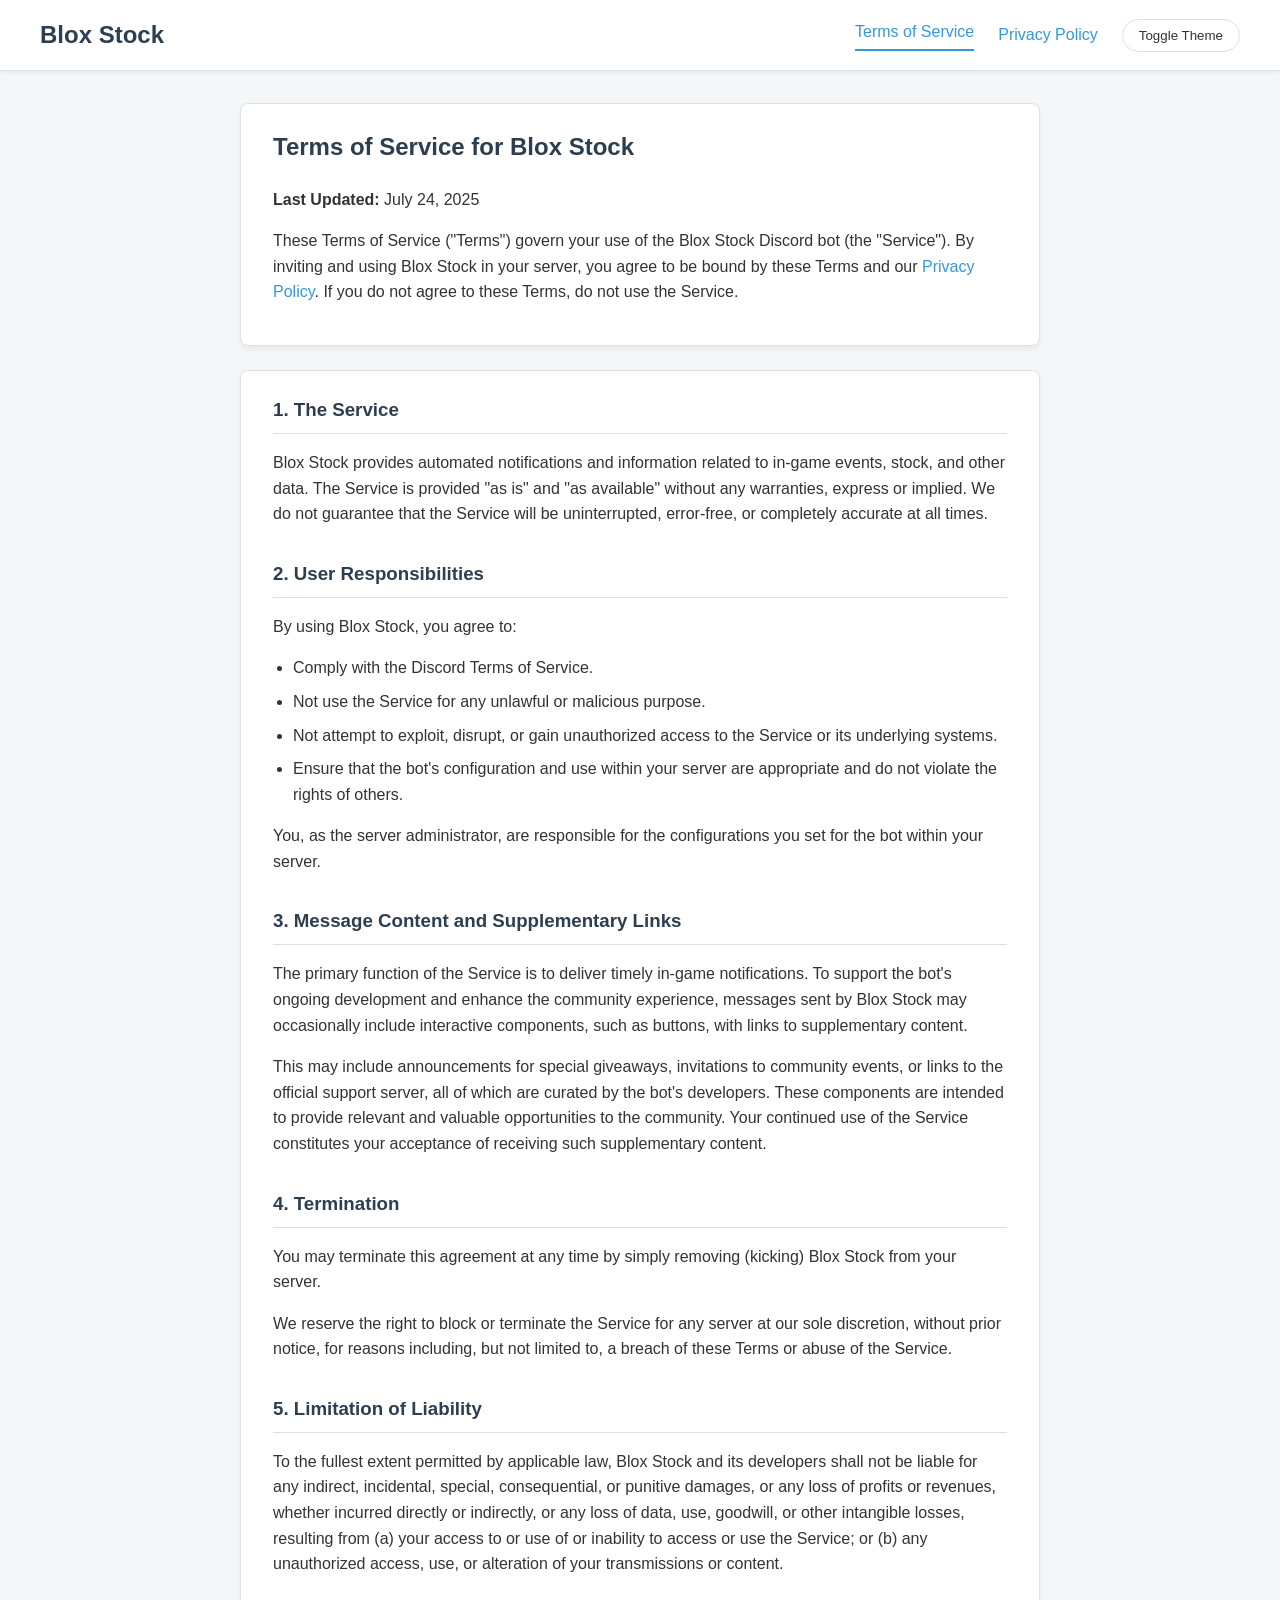
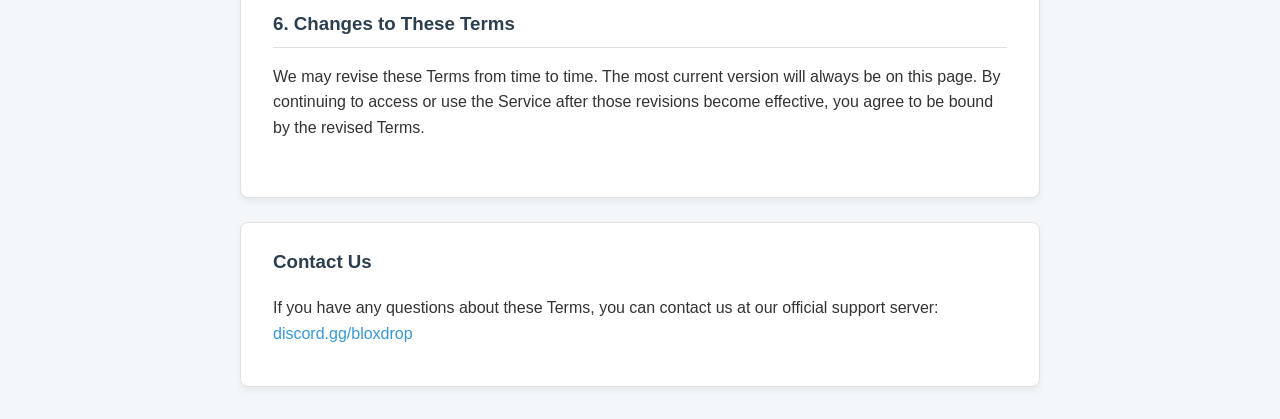
<file: index.html>
<!DOCTYPE html>
<html lang="en">
<head>
    <meta charset="UTF-8">
    <title>Redirecting to Blox Stock Docs</title>
    <meta http-equiv="refresh" content="0; url=terms.html" />
</head>
<body>
    <p>If you are not redirected automatically, please <a href="terms.html">click here to view the Terms of Service</a>.</p>
</body>
</html>
</file>
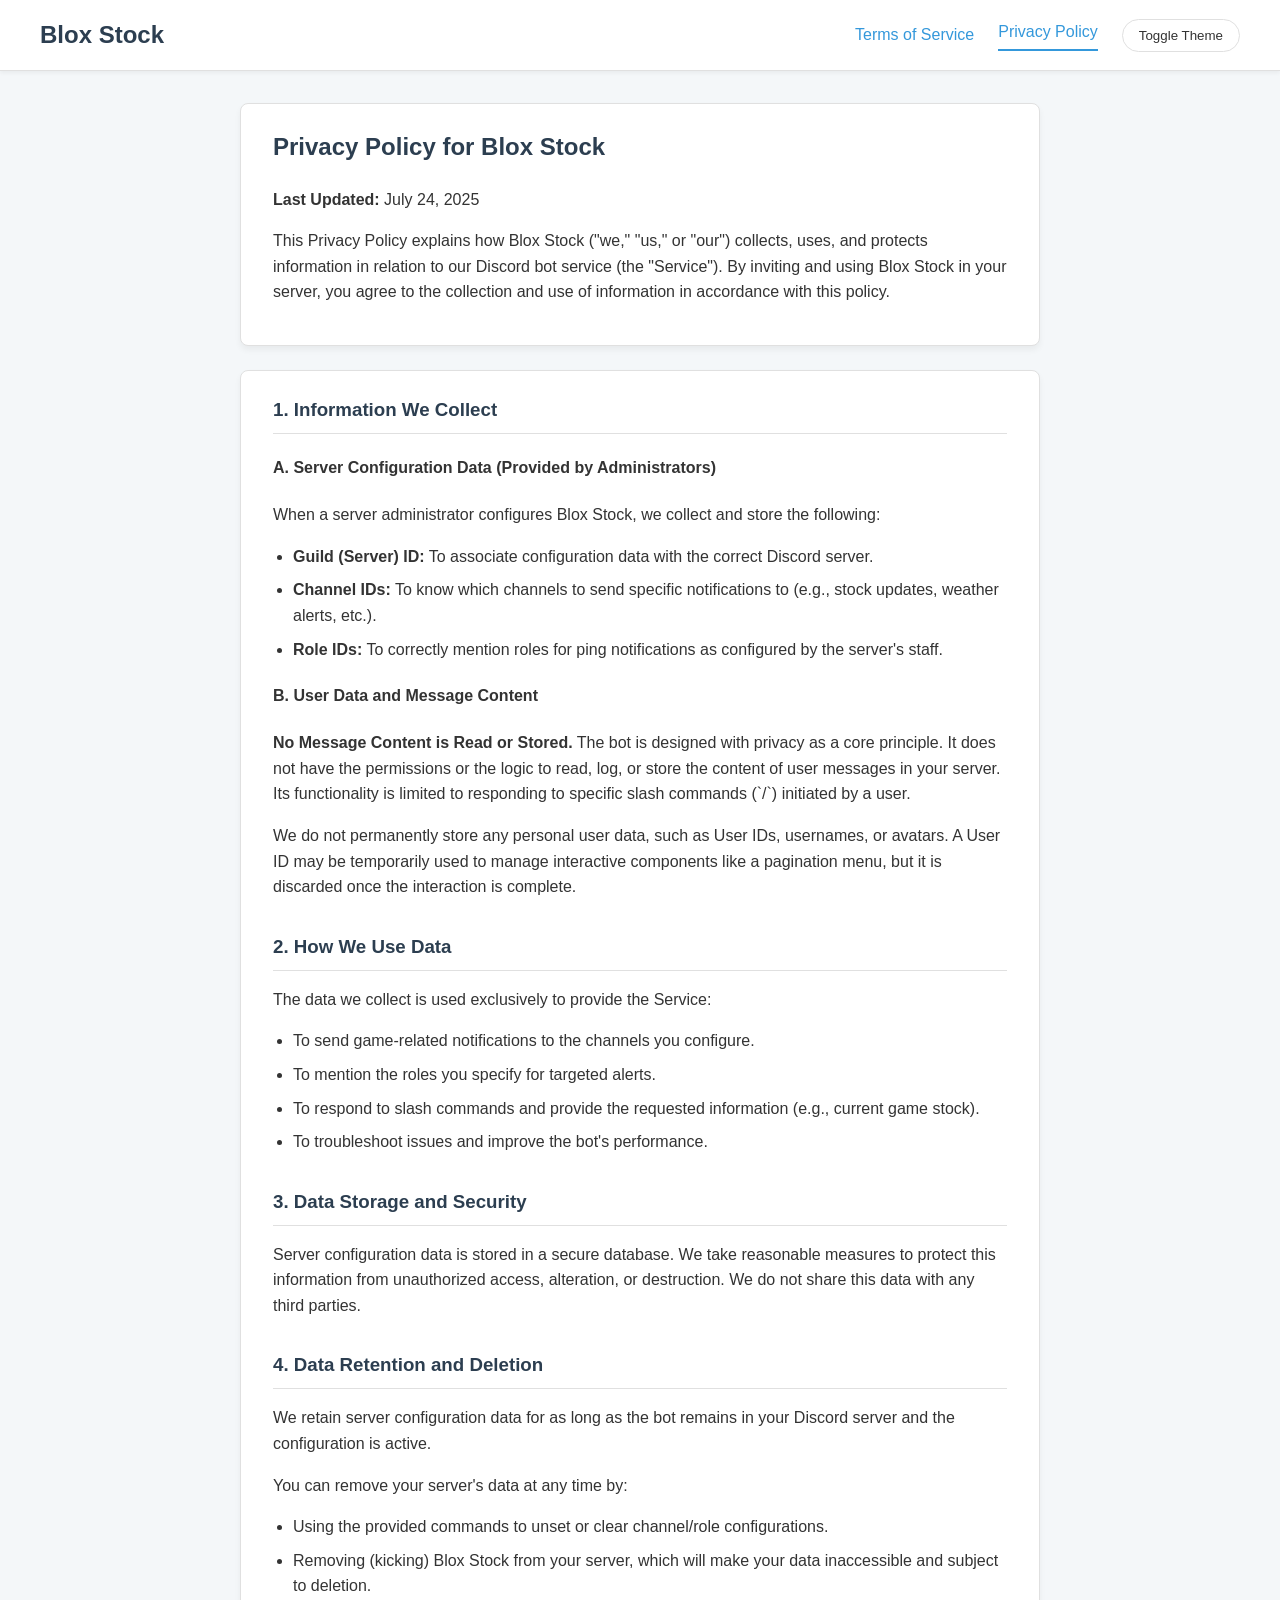
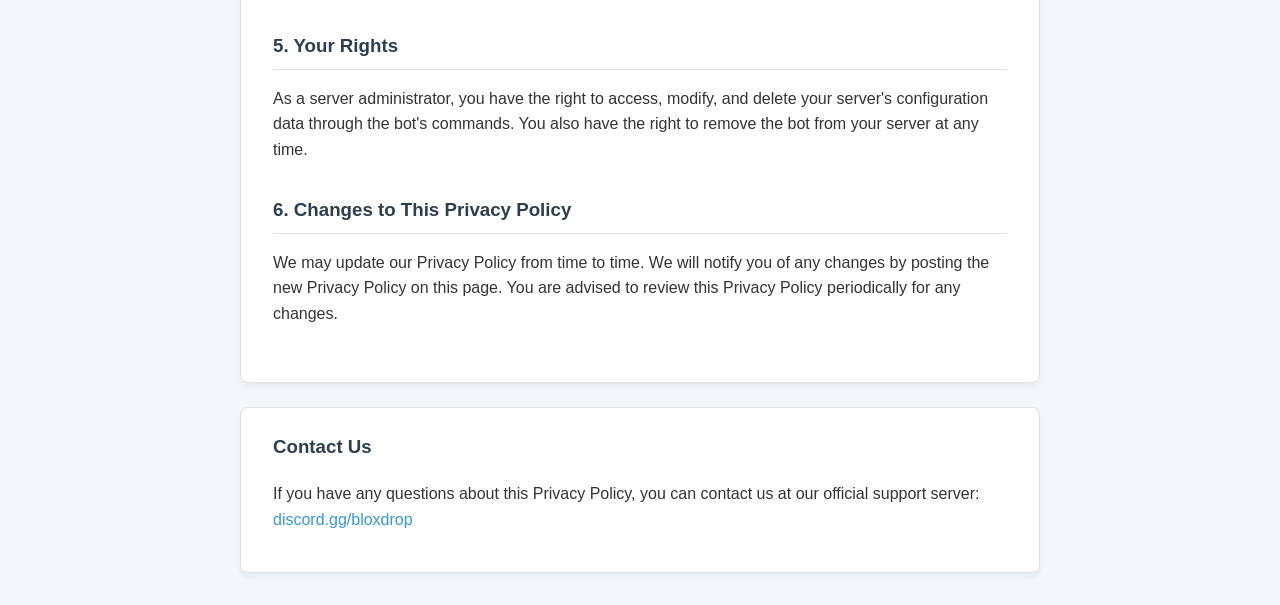
<file: privacy.html>
<!DOCTYPE html>
<html lang="en">
<head>
    <meta charset="UTF-8">
    <meta name="viewport" content="width=device-width, initial-scale=1.0">
    <title>Privacy Policy - Blox Stock</title>
    <link rel="stylesheet" href="style.css">
</head>
<body>
    <header>
        <nav>
            <h1>Blox Stock</h1>
            <div>
                <a href="terms.html">Terms of Service</a>
                <a href="privacy.html" class="active">Privacy Policy</a>
                <button id="theme-toggle">Toggle Theme</button>
            </div>
        </nav>
    </header>

    <main class="container">
        <section class="card">
            <h2>Privacy Policy for Blox Stock</h2>
            <p><strong>Last Updated:</strong> July 24, 2025</p>
            <p>This Privacy Policy explains how Blox Stock ("we," "us," or "our") collects, uses, and protects information in relation to our Discord bot service (the "Service"). By inviting and using Blox Stock in your server, you agree to the collection and use of information in accordance with this policy.</p>
        </section>

        <div class="card">
            <section class="content-section">
                <h3>1. Information We Collect</h3>
                <h4>A. Server Configuration Data (Provided by Administrators)</h4>
                <p>When a server administrator configures Blox Stock, we collect and store the following:</p>
                <ul>
                    <li><strong>Guild (Server) ID:</strong> To associate configuration data with the correct Discord server.</li>
                    <li><strong>Channel IDs:</strong> To know which channels to send specific notifications to (e.g., stock updates, weather alerts, etc.).</li>
                    <li><strong>Role IDs:</strong> To correctly mention roles for ping notifications as configured by the server's staff.</li>
                </ul>
                
                <h4>B. User Data and Message Content</h4>
                <p><strong>No Message Content is Read or Stored.</strong> The bot is designed with privacy as a core principle. It does not have the permissions or the logic to read, log, or store the content of user messages in your server. Its functionality is limited to responding to specific slash commands (`/`) initiated by a user.</p>
                <p>We do not permanently store any personal user data, such as User IDs, usernames, or avatars. A User ID may be temporarily used to manage interactive components like a pagination menu, but it is discarded once the interaction is complete.</p>
            </section>

            <section class="content-section">
                <h3>2. How We Use Data</h3>
                <p>The data we collect is used exclusively to provide the Service:</p>
                <ul>
                    <li>To send game-related notifications to the channels you configure.</li>
                    <li>To mention the roles you specify for targeted alerts.</li>
                    <li>To respond to slash commands and provide the requested information (e.g., current game stock).</li>
                    <li>To troubleshoot issues and improve the bot's performance.</li>
                </ul>
            </section>

            <section class="content-section">
                <h3>3. Data Storage and Security</h3>
                <p>Server configuration data is stored in a secure database. We take reasonable measures to protect this information from unauthorized access, alteration, or destruction. We do not share this data with any third parties.</p>
            </section>

            <section class="content-section">
                <h3>4. Data Retention and Deletion</h3>
                <p>We retain server configuration data for as long as the bot remains in your Discord server and the configuration is active.</p>
                <p>You can remove your server's data at any time by:</p>
                <ul>
                    <li>Using the provided commands to unset or clear channel/role configurations.</li>
                    <li>Removing (kicking) Blox Stock from your server, which will make your data inaccessible and subject to deletion.</li>
                </ul>
            </section>

            <section class="content-section">
                <h3>5. Your Rights</h3>
                <p>As a server administrator, you have the right to access, modify, and delete your server's configuration data through the bot's commands. You also have the right to remove the bot from your server at any time.</p>
            </section>

            <section class="content-section">
                <h3>6. Changes to This Privacy Policy</h3>
                <p>We may update our Privacy Policy from time to time. We will notify you of any changes by posting the new Privacy Policy on this page. You are advised to review this Privacy Policy periodically for any changes.</p>
            </section>
        </div>

        <section class="card">
            <h3>Contact Us</h3>
            <p>If you have any questions about this Privacy Policy, you can contact us at our official support server: <a href="https://discord.gg/bloxdrop" target="_blank">discord.gg/bloxdrop</a></p>
        </section>
    </main>
    <script src="script.js"></script>
</body>
</html>
</file>
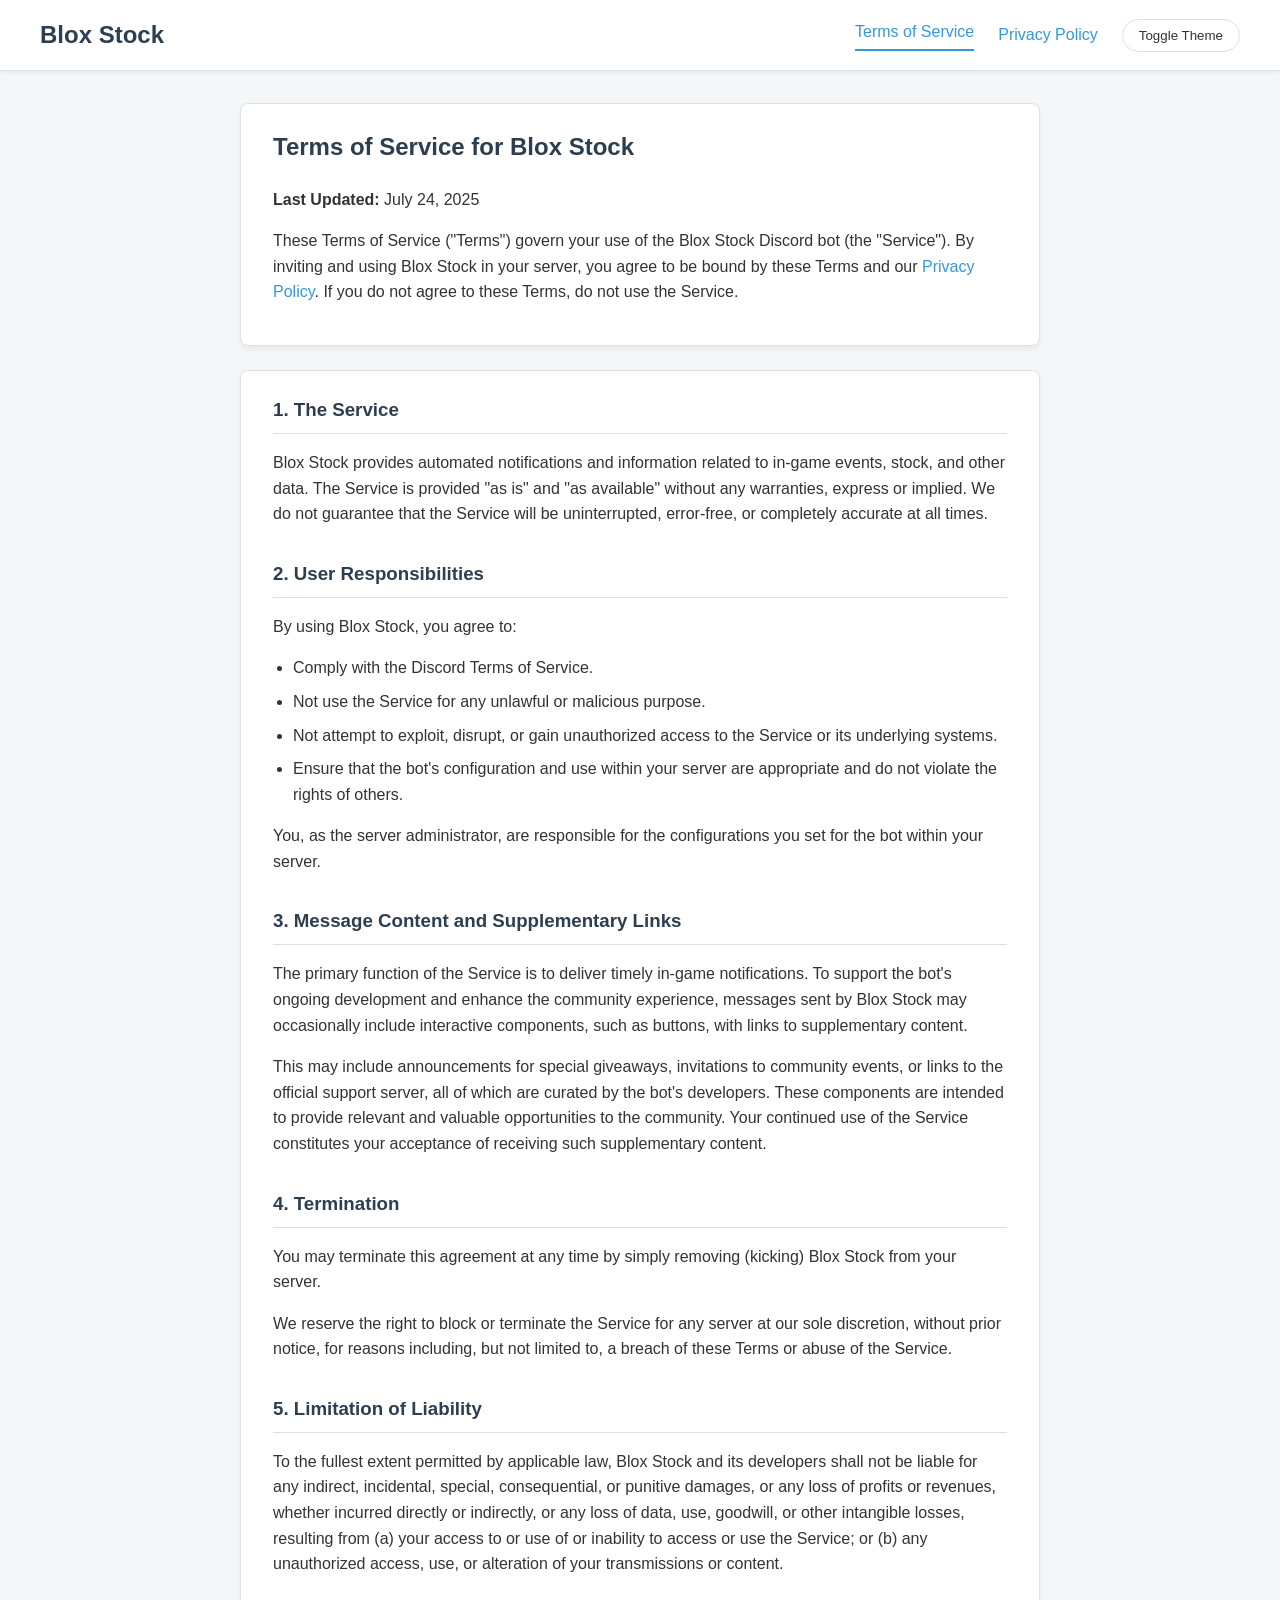
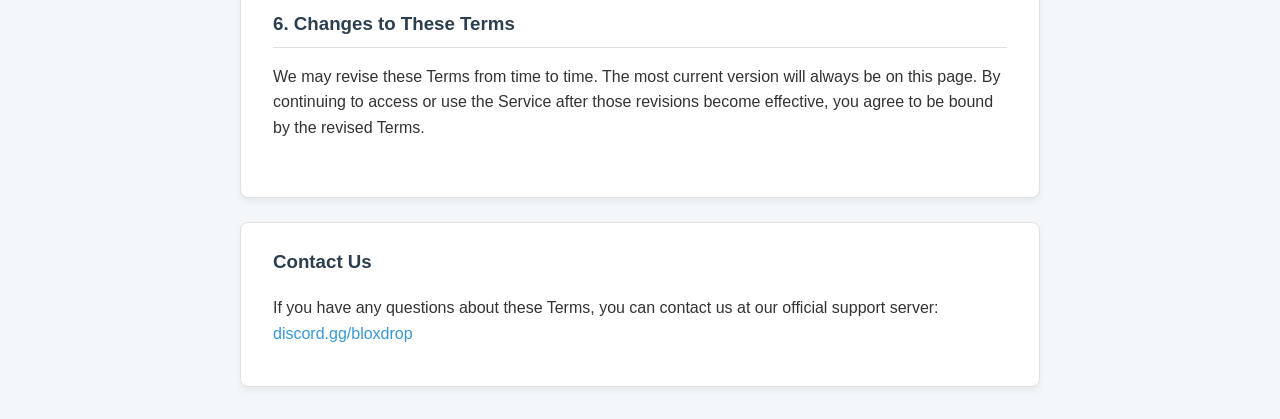
<file: terms.html>
<!DOCTYPE html>
<html lang="en">
<head>
    <meta charset="UTF-8">
    <meta name="viewport" content="width=device-width, initial-scale=1.0">
    <title>Terms of Service - Blox Stock</title>
    <link rel="stylesheet" href="style.css">
</head>
<body>
    <header>
        <nav>
            <h1>Blox Stock</h1>
            <div>
                <a href="terms.html" class="active">Terms of Service</a>
                <a href="privacy.html">Privacy Policy</a>
                <button id="theme-toggle">Toggle Theme</button>
            </div>
        </nav>
    </header>

    <main class="container">
        <section class="card">
            <h2>Terms of Service for Blox Stock</h2>
            <p><strong>Last Updated:</strong> July 24, 2025</p>
            <p>These Terms of Service ("Terms") govern your use of the Blox Stock Discord bot (the "Service"). By inviting and using Blox Stock in your server, you agree to be bound by these Terms and our <a href="privacy.html">Privacy Policy</a>. If you do not agree to these Terms, do not use the Service.</p>
        </section>

        <div class="card">
            <section class="content-section">
                <h3>1. The Service</h3>
                <p>Blox Stock provides automated notifications and information related to in-game events, stock, and other data. The Service is provided "as is" and "as available" without any warranties, express or implied. We do not guarantee that the Service will be uninterrupted, error-free, or completely accurate at all times.</p>
            </section>

            <section class="content-section">
                <h3>2. User Responsibilities</h3>
                <p>By using Blox Stock, you agree to:</p>
                <ul>
                    <li>Comply with the Discord Terms of Service.</li>
                    <li>Not use the Service for any unlawful or malicious purpose.</li>
                    <li>Not attempt to exploit, disrupt, or gain unauthorized access to the Service or its underlying systems.</li>
                    <li>Ensure that the bot's configuration and use within your server are appropriate and do not violate the rights of others.</li>
                </ul>
                <p>You, as the server administrator, are responsible for the configurations you set for the bot within your server.</p>
            </section>
            
            <section class="content-section">
                <h3>3. Message Content and Supplementary Links</h3>
                <p>The primary function of the Service is to deliver timely in-game notifications. To support the bot's ongoing development and enhance the community experience, messages sent by Blox Stock may occasionally include interactive components, such as buttons, with links to supplementary content.</p>
                <p>This may include announcements for special giveaways, invitations to community events, or links to the official support server, all of which are curated by the bot's developers. These components are intended to provide relevant and valuable opportunities to the community. Your continued use of the Service constitutes your acceptance of receiving such supplementary content.</p>
            </section>

            <section class="content-section">
                <h3>4. Termination</h3>
                <p>You may terminate this agreement at any time by simply removing (kicking) Blox Stock from your server.</p>
                <p>We reserve the right to block or terminate the Service for any server at our sole discretion, without prior notice, for reasons including, but not limited to, a breach of these Terms or abuse of the Service.</p>
            </section>

            <section class="content-section">
                <h3>5. Limitation of Liability</h3>
                <p>To the fullest extent permitted by applicable law, Blox Stock and its developers shall not be liable for any indirect, incidental, special, consequential, or punitive damages, or any loss of profits or revenues, whether incurred directly or indirectly, or any loss of data, use, goodwill, or other intangible losses, resulting from (a) your access to or use of or inability to access or use the Service; or (b) any unauthorized access, use, or alteration of your transmissions or content.</p>
            </section>
            
            <section class="content-section">
                <h3>6. Changes to These Terms</h3>
                <p>We may revise these Terms from time to time. The most current version will always be on this page. By continuing to access or use the Service after those revisions become effective, you agree to be bound by the revised Terms.</p>
            </section>
        </div>

        <section class="card">
            <h3>Contact Us</h3>
            <p>If you have any questions about these Terms, you can contact us at our official support server: <a href="https://discord.gg/bloxdrop" target="_blank">discord.gg/bloxdrop</a></p>
        </section>
    </main>
    <script src="script.js"></script>
</body>
</html>
</file>
<file: style.css>
/* --- Basic Setup & Variables --- */
:root {
    --bg-color: #f4f7f9;
    --card-bg-color: #ffffff;
    --text-color: #333333;
    --header-color: #2c3e50;
    --accent-color: #3498db;
    --accent-color-hover: #2980b9;
    --border-color: #e0e0e0;
}

body.dark-mode {
    --bg-color: #1a1a1a;
    --card-bg-color: #2c2c2c;
    --text-color: #e0e0e0;
    --header-color: #ffffff;
    --accent-color: #5dade2;
    --accent-color-hover: #85c1e9;
    --border-color: #444444;
}

/* --- General Styles --- */
body {
    background-color: var(--bg-color);
    color: var(--text-color);
    font-family: -apple-system, BlinkMacSystemFont, "Segoe UI", Roboto, Helvetica, Arial, sans-serif;
    line-height: 1.6;
    margin: 0;
    transition: background-color 0.3s, color 0.3s;
}

.container {
    max-width: 800px;
    margin: 2rem auto;
    padding: 0 1rem;
}

a {
    color: var(--accent-color);
    text-decoration: none;
    transition: color 0.2s;
}

a:hover {
    color: var(--accent-color-hover);
    text-decoration: underline;
}

h1, h2, h3 {
    color: var(--header-color);
    margin-top: 0;
}

/* --- Header & Navigation --- */
header {
    background-color: var(--card-bg-color);
    border-bottom: 1px solid var(--border-color);
    padding: 1rem 2rem;
    box-shadow: 0 2px 4px rgba(0, 0, 0, 0.05);
    position: sticky;
    top: 0;
    z-index: 100;
}

nav {
    display: flex;
    justify-content: space-between;
    align-items: center;
    max-width: 1200px;
    margin: 0 auto;
}

nav h1 {
    font-size: 1.5rem;
    margin: 0;
}

nav div {
    display: flex;
    align-items: center;
    gap: 1.5rem;
}

nav a {
    font-weight: 500;
    font-size: 1rem;
    text-decoration: none;
}

nav a.active {
    color: var(--accent-color);
    border-bottom: 2px solid var(--accent-color);
    padding-bottom: 4px;
}

#theme-toggle {
    background: none;
    border: 1px solid var(--border-color);
    color: var(--text-color);
    padding: 0.5rem 1rem;
    border-radius: 20px;
    cursor: pointer;
    transition: background-color 0.2s, color 0.2s;
}

#theme-toggle:hover {
    background-color: var(--accent-color);
    color: white;
    border-color: var(--accent-color);
}

/* --- Card & Content Styles --- */
.card {
    background-color: var(--card-bg-color);
    border: 1px solid var(--border-color);
    border-radius: 8px;
    padding: 1.5rem 2rem;
    margin-bottom: 1.5rem;
    box-shadow: 0 4px 6px rgba(0, 0, 0, 0.05);
}

.content-section {
    /* Replaces the old accordion structure */
    margin-bottom: 2rem; /* Adds space between sections */
}

.content-section h3 {
    margin-bottom: 1rem;
    padding-bottom: 0.5rem;
    border-bottom: 1px solid var(--border-color); /* Separates header from content */
}

.content-section ul {
    padding-left: 20px;
    margin: 1rem 0;
}

.content-section li {
    margin-bottom: 0.5rem;
}
</file>
